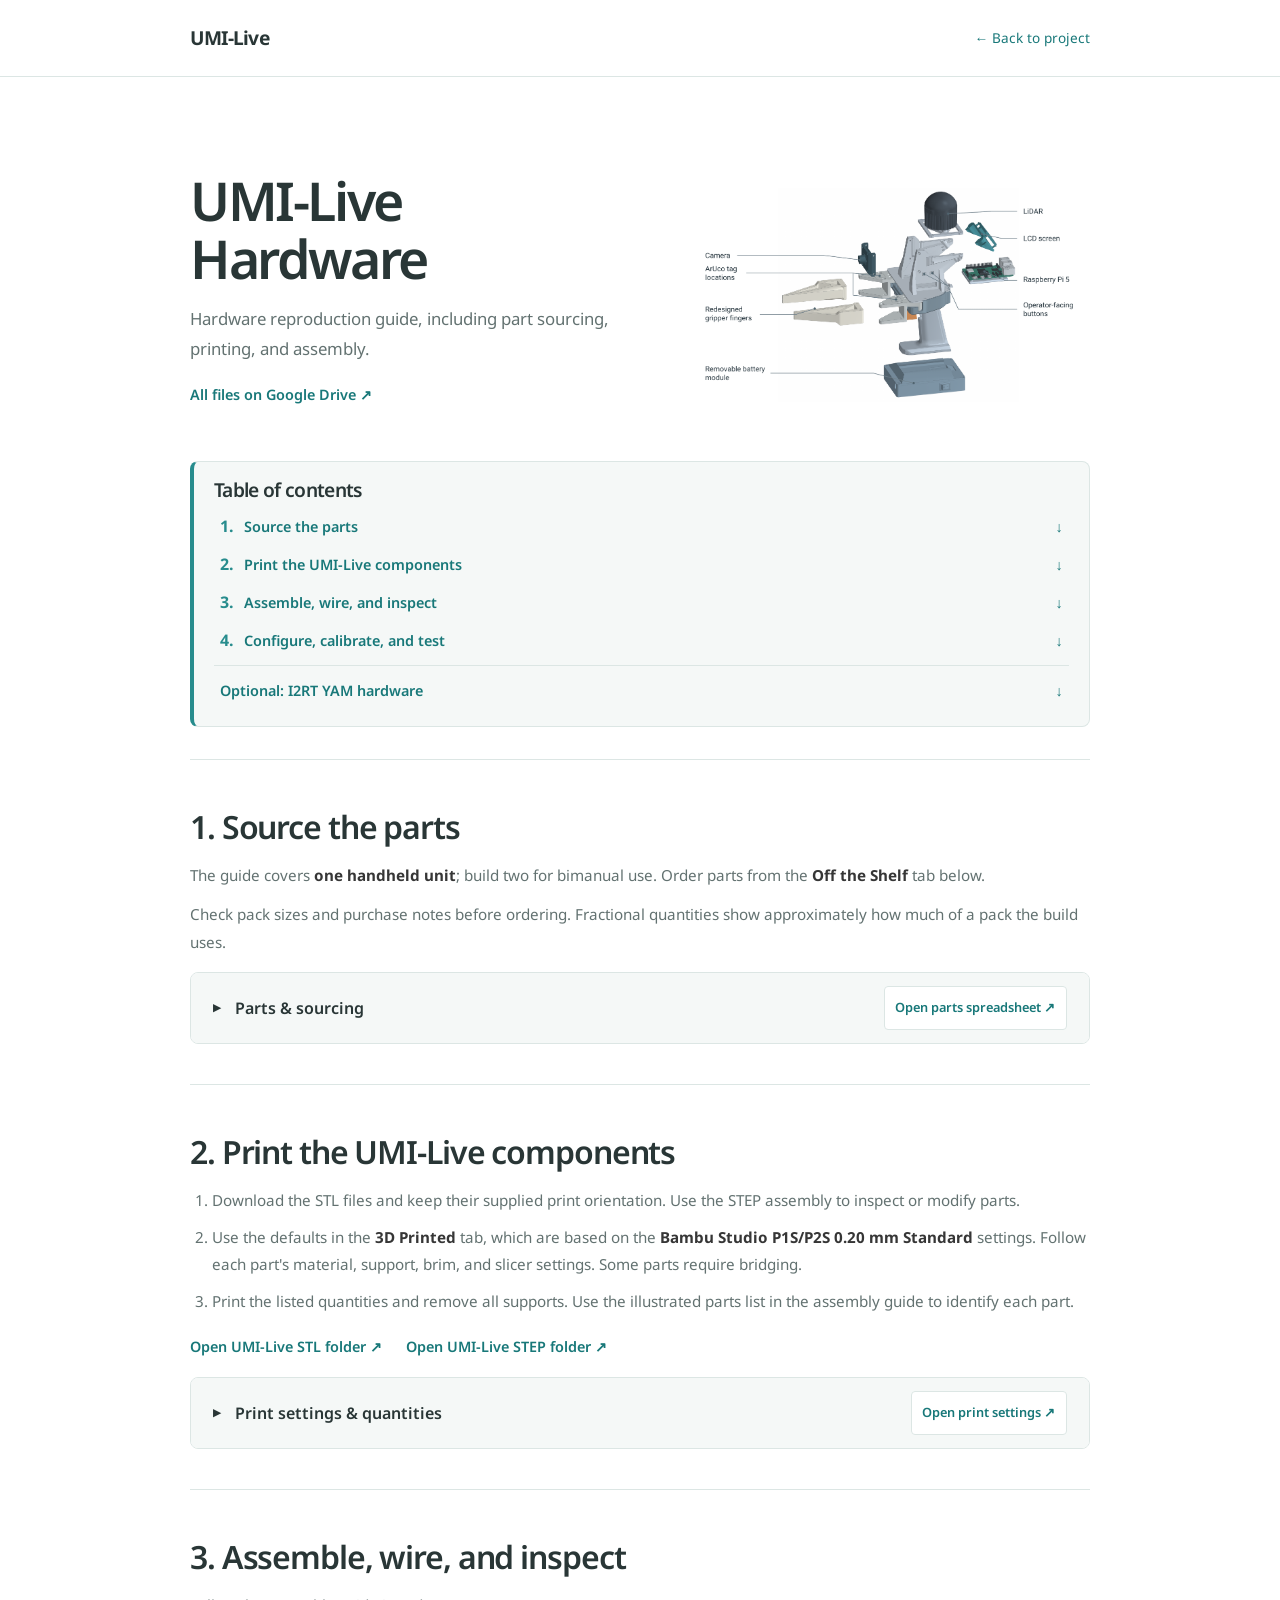
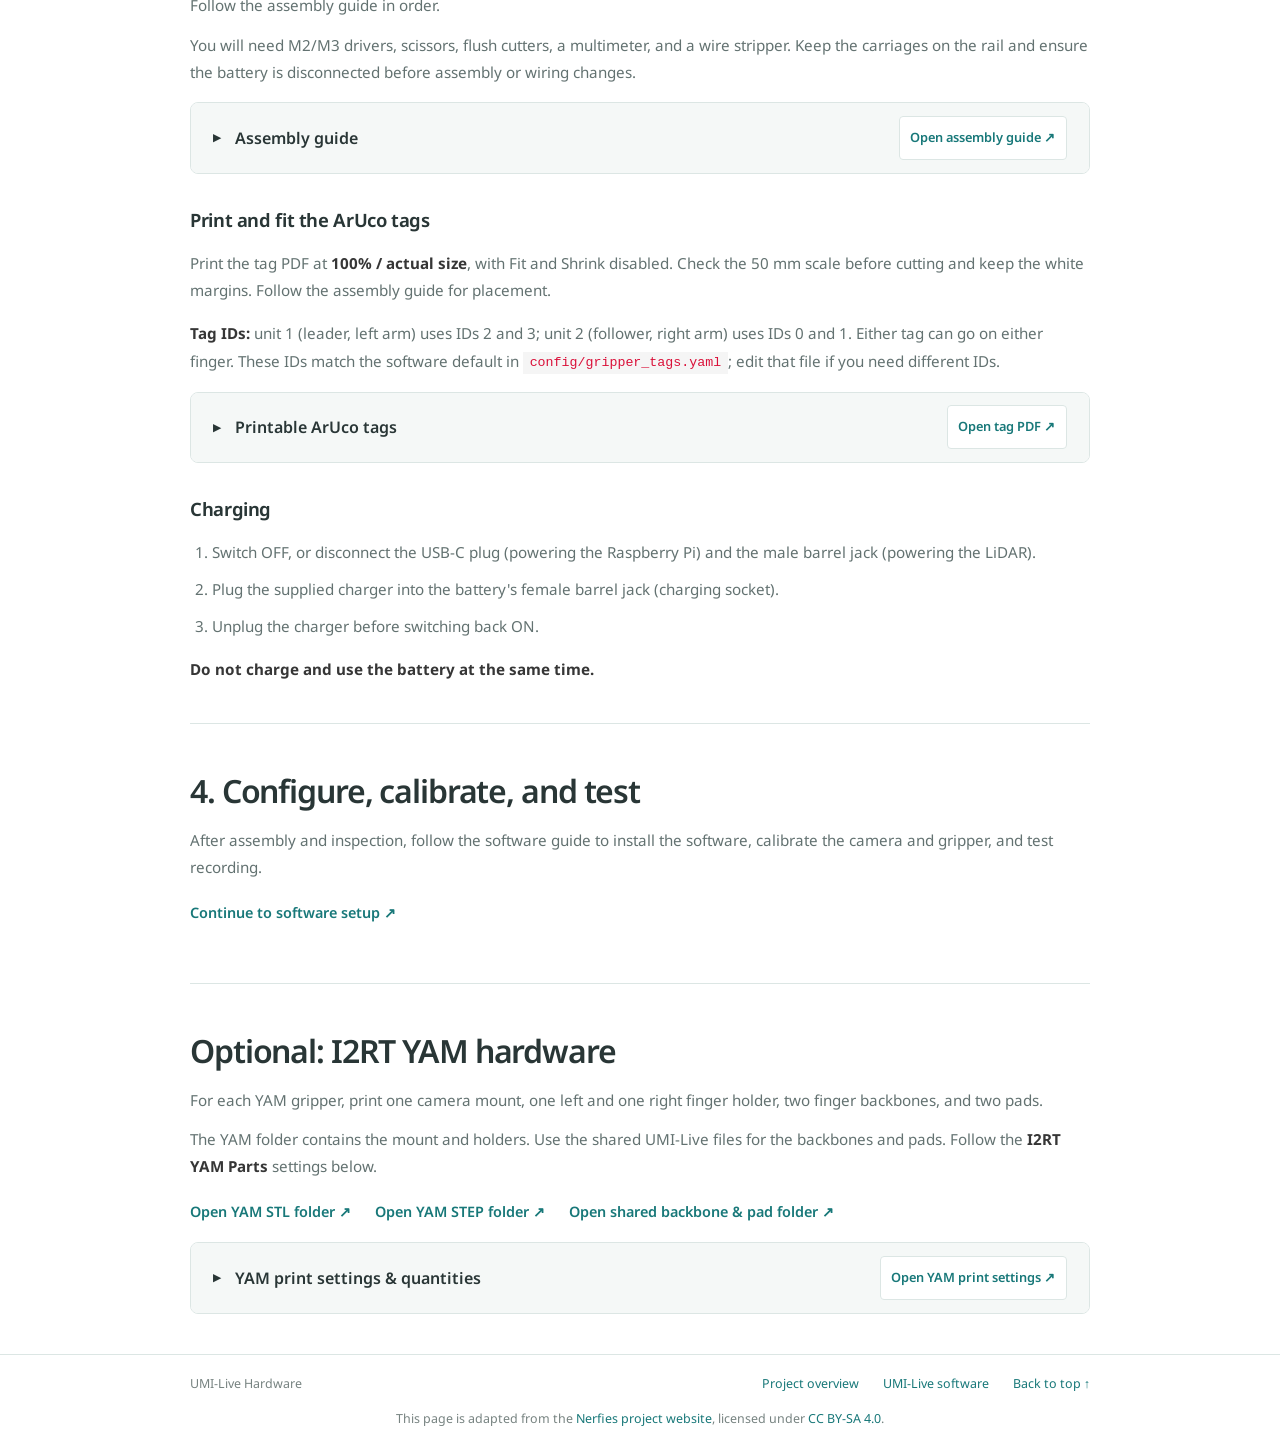
<file: website/hardware.html>
<!DOCTYPE html>
<html lang="en">
<head>
  <meta charset="utf-8">
  <meta name="viewport" content="width=device-width, initial-scale=1">
  <meta name="description" content="UMI-Live hardware reproduction guide: assembly instructions, 3D-printable files, print settings, parts sourcing, wiring, and calibration.">
  <title>UMI-Live Hardware</title>
  <link href="https://fonts.googleapis.com/css?family=Google+Sans|Noto+Sans|Castoro" rel="stylesheet">
  <link rel="stylesheet" href="./static/css/bulma.min.css">
  <link rel="stylesheet" href="./static/css/index.css?v=20261025-copy">
  <link rel="stylesheet" href="./static/css/hardware.css?v=20261029-compact">
  <link rel="icon" type="image/png" href="./static/images/umi-logo.png">
  <script defer src="./static/js/hardware.js?v=20261024-no-zoom"></script>
</head>
<body class="hardware-page">
  <a class="skip-link" href="#main">Skip to content</a>
  <header class="hardware-nav">
    <div class="hardware-container">
      <a class="hardware-brand" href="./index.html">UMI-Live</a>
      <a href="./index.html"><span aria-hidden="true">&larr;</span> Back to project</a>
    </div>
  </header>

  <main id="main">
    <section class="hardware-intro hardware-container" aria-labelledby="page-title">
      <div>
        <h1 id="page-title">UMI-Live Hardware</h1>
        <p class="hardware-lead">Hardware reproduction guide, including part sourcing, printing, and assembly.</p>
        <div class="build-links">
          <a href="https://drive.google.com/drive/folders/1TpTJQBPQSI797XXm9xJsUElVNWArdHAx" target="_blank" rel="noopener noreferrer">All files on Google Drive <span aria-hidden="true">&nearr;</span></a>
        </div>
      </div>
      <figure class="hardware-overview">
        <img draggable="false" src="./static/images/exploded-view.png" alt="Exploded view of a UMI-Live handheld unit, showing its gripper, camera, LiDAR, compute, and battery components" width="1000" height="1000">
      </figure>
    </section>

    <nav class="build-nav hardware-container" id="resources" aria-labelledby="contents-title">
      <h2 id="contents-title">Table of contents</h2>
      <ol>
        <li><a href="#parts">Source the parts <span aria-hidden="true">&darr;</span></a></li>
        <li><a href="#files">Print the UMI-Live components <span aria-hidden="true">&darr;</span></a></li>
        <li><a href="#assembly">Assemble, wire, and inspect <span aria-hidden="true">&darr;</span></a></li>
        <li><a href="#software">Configure, calibrate, and test <span aria-hidden="true">&darr;</span></a></li>
      </ol>
      <p class="build-nav-extra"><a href="#yam">Optional: I2RT YAM hardware <span aria-hidden="true">&darr;</span></a></p>
    </nav>

    <!-- Keep the live source documents beside the build steps they support. -->
    <section class="build-section hardware-container" id="parts" aria-labelledby="parts-title">
      <h2 id="parts-title">1. Source the parts</h2>
      <div class="build-copy">
        <p>The guide covers <strong>one handheld unit</strong>; build two for bimanual use. Order parts from the <strong>Off the Shelf</strong> tab below.</p>
        <p>Check pack sizes and purchase notes before ordering. Fractional quantities show approximately how much of a pack the build uses.</p>
      </div>
      <details class="document-preview" id="parts-preview">
        <summary>
          <span class="preview-title">Parts &amp; sourcing</span>
          <a class="preview-open" href="https://docs.google.com/spreadsheets/d/1lpBRnUCwfG8htZ-RfftRbJUnZEhj3iX3Kp_QXd36MX4/preview?gid=0#gid=0" target="_blank" rel="noopener noreferrer">Open parts spreadsheet &nearr;</a>
        </summary>
        <iframe src="https://docs.google.com/spreadsheets/d/1lpBRnUCwfG8htZ-RfftRbJUnZEhj3iX3Kp_QXd36MX4/preview?gid=0&amp;rm=minimal#gid=0" title="Parts list: Off the Shelf spreadsheet preview" loading="lazy"></iframe>
      </details>
    </section>

    <section class="build-section hardware-container" id="files" aria-labelledby="files-title">
      <h2 id="files-title">2. Print the UMI-Live components</h2>
      <div class="build-copy">
        <ol>
          <li>Download the STL files and keep their supplied print orientation. Use the STEP assembly to inspect or modify parts.</li>
          <li>Use the defaults in the <strong>3D Printed</strong> tab, which are based on the <strong>Bambu Studio P1S/P2S 0.20 mm Standard</strong> settings. Follow each part's material, support, brim, and slicer settings. Some parts require bridging.</li>
          <li>Print the listed quantities and remove all supports. Use the illustrated parts list in the assembly guide to identify each part.</li>
        </ol>
      </div>
      <div class="build-links">
        <a href="https://drive.google.com/drive/folders/1aSERmILqNbNlvU1tP3zWQT07wcUmmdxc" target="_blank" rel="noopener noreferrer">Open UMI-Live STL folder &nearr;</a>
        <a href="https://drive.google.com/drive/folders/1J5adTWDS-Il32CPbCDhqkBn5mkC3Nm9l" target="_blank" rel="noopener noreferrer">Open UMI-Live STEP folder &nearr;</a>
      </div>
      <details class="document-preview" id="printing-preview">
        <summary>
          <span class="preview-title">Print settings &amp; quantities</span>
          <a class="preview-open" href="https://docs.google.com/spreadsheets/d/1lpBRnUCwfG8htZ-RfftRbJUnZEhj3iX3Kp_QXd36MX4/preview?gid=1199623244#gid=1199623244" target="_blank" rel="noopener noreferrer">Open print settings &nearr;</a>
        </summary>
        <iframe src="https://docs.google.com/spreadsheets/d/1lpBRnUCwfG8htZ-RfftRbJUnZEhj3iX3Kp_QXd36MX4/preview?gid=1199623244&amp;rm=minimal#gid=1199623244" title="Print settings: 3D Printed spreadsheet preview" loading="lazy"></iframe>
      </details>
    </section>

    <section class="build-section hardware-container" id="assembly" aria-labelledby="assembly-title">
      <h2 id="assembly-title">3. Assemble, wire, and inspect</h2>
      <div class="build-copy">
        <p>Follow the assembly guide in order.</p>
        <p>You will need M2/M3 drivers, scissors, flush cutters, a multimeter, and a wire stripper. Keep the carriages on the rail and ensure the battery is disconnected before assembly or wiring changes.</p>
      </div>
      <details class="document-preview" id="guide-preview">
        <summary>
          <span class="preview-title">Assembly guide</span>
          <a class="preview-open" href="./static/docs/UMI-Live-Hardware-Instructions-v9.pdf?v=20261030" target="_blank" rel="noopener noreferrer">Open assembly guide &nearr;</a>
        </summary>
        <iframe src="./static/docs/UMI-Live-Hardware-Instructions-v9.pdf?v=20261030" title="UMI-Live Hardware Instructions v9 PDF preview" loading="lazy" allowfullscreen></iframe>
      </details>
      <div class="build-subsection" id="tags">
        <h3>Print and fit the ArUco tags</h3>
        <p>Print the tag PDF at <strong>100% / actual size</strong>, with Fit and Shrink disabled. Check the 50 mm scale before cutting and keep the white margins. Follow the assembly guide for placement.</p>
        <p><strong>Tag IDs:</strong> unit 1 (leader, left arm) uses IDs 2 and 3; unit 2 (follower, right arm) uses IDs 0 and 1. Either tag can go on either finger. These IDs match the software default in <code>config/gripper_tags.yaml</code>; edit that file if you need different IDs.</p>
      <details class="document-preview" id="tags-preview">
        <summary>
          <span class="preview-title">Printable ArUco tags</span>
          <a class="preview-open" href="https://drive.google.com/file/d/19DiKg10A1ViMvCTIxdkUXhvksLtead8F/view" target="_blank" rel="noopener noreferrer">Open tag PDF &nearr;</a>
        </summary>
        <iframe src="https://drive.google.com/file/d/19DiKg10A1ViMvCTIxdkUXhvksLtead8F/preview" title="Printable ArUco tags 0 to 3 PDF preview" loading="lazy" allowfullscreen></iframe>
      </details>
      </div>
      <div class="build-subsection" id="charging">
        <h3>Charging</h3>
        <div class="build-copy">
          <ol>
            <li>Switch OFF, or disconnect the USB-C plug (powering the Raspberry Pi) and the male barrel jack (powering the LiDAR).</li>
            <li>Plug the supplied charger into the battery's female barrel jack (charging socket).</li>
            <li>Unplug the charger before switching back ON.</li>
          </ol>
        </div>
        <p><strong>Do not charge and use the battery at the same time.</strong></p>
      </div>
    </section>

    <section class="build-section hardware-container" id="software" aria-labelledby="software-title">
      <h2 id="software-title">4. Configure, calibrate, and test</h2>
      <div class="build-copy">
        <p>After assembly and inspection, follow the software guide to install the software, calibrate the camera and gripper, and test recording.</p>
      </div>
      <div class="build-links">
        <a href="https://github.com/AfterQuery-Research/umi-live#install" target="_blank" rel="noopener noreferrer">Continue to software setup &nearr;</a>
      </div>
    </section>

    <section class="build-section hardware-container" id="yam" aria-labelledby="yam-title">
      <h2 id="yam-title">Optional: I2RT YAM hardware</h2>
      <div class="build-copy">
        <p>For each YAM gripper, print one camera mount, one left and one right finger holder, two finger backbones, and two pads.</p>
        <p>The YAM folder contains the mount and holders. Use the shared UMI-Live files for the backbones and pads. Follow the <strong>I2RT YAM Parts</strong> settings below.</p>
      </div>
      <div class="build-links">
        <a href="https://drive.google.com/drive/folders/16nqxxOQhA5n1YojcbUWS6ieyay3F7Am8" target="_blank" rel="noopener noreferrer">Open YAM STL folder &nearr;</a>
        <a href="https://drive.google.com/drive/folders/1EYAgEG3YlASO0E8-9rsuuEtYtZreYz7t" target="_blank" rel="noopener noreferrer">Open YAM STEP folder &nearr;</a>
        <a href="https://drive.google.com/drive/folders/1aSERmILqNbNlvU1tP3zWQT07wcUmmdxc" target="_blank" rel="noopener noreferrer">Open shared backbone &amp; pad folder &nearr;</a>
      </div>
      <details class="document-preview yam-preview" id="yam-preview">
        <summary>
          <span class="preview-title">YAM print settings &amp; quantities</span>
          <a class="preview-open" href="https://docs.google.com/spreadsheets/d/1lpBRnUCwfG8htZ-RfftRbJUnZEhj3iX3Kp_QXd36MX4/edit#gid=1199623244&amp;range=A35:F46" target="_blank" rel="noopener noreferrer">Open YAM print settings &nearr;</a>
        </summary>
        <iframe src="https://docs.google.com/spreadsheets/u/0/d/1lpBRnUCwfG8htZ-RfftRbJUnZEhj3iX3Kp_QXd36MX4/preview/sheet?gid=1199623244#1199623244R34" title="YAM print settings: 3D Printed sheet scrolled to I2RT YAM Parts" loading="lazy"></iframe>
      </details>
    </section>

</main>

  <footer class="footer hardware-footer">
    <div class="hardware-container"><p>UMI-Live Hardware</p><nav aria-label="Related links"><a href="./index.html">Project overview</a><a href="https://github.com/AfterQuery-Research/umi-live">UMI-Live software</a><a href="#page-title">Back to top &uarr;</a></nav></div>
    <div class="hardware-container hardware-attribution">
      <p>This page is adapted from the <a href="https://github.com/nerfies/nerfies.github.io">Nerfies project website</a>, licensed under <a href="https://creativecommons.org/licenses/by-sa/4.0/">CC BY-SA 4.0</a>.</p>
    </div>
  </footer>
</body>
</html>
</file>
<file: website/static/css/index.css>
:root {
  --ink: #293636;
  --muted: #637271;
  --teal: #278c8d;
  --line: #dce6e4;
  --wash: #f5f8f7;
  --content-width: 900px;
  --page-gutter: 1.5rem;
  --section-space: 2.5rem;
  --card-gap: 1rem;
}

/* The project page shares one 1200px edge for text, figures and video grids, so nothing sits wider
   or narrower than its neighbours; the hardware guide keeps the narrower reading column. */
.project-page {
  --content-width: 1200px;
}

html {
  scroll-behavior: smooth;
  scroll-padding-top: 2rem;
}

body {
  color: var(--ink);
  font-family: 'Noto Sans', sans-serif;
  -webkit-font-smoothing: antialiased;
}

/* One shared content edge for the project page and hardware guide. */
.site-container,
.hardware-container {
  width: min(var(--content-width), calc(100% - 2 * var(--page-gutter)));
  margin-inline: auto;
}

.project-page a {
  color: #187879;
}

.project-page a:focus-visible {
  outline: 3px solid var(--teal);
  outline-offset: 4px;
}

.publication-header {
  padding-block: 3rem 2rem;
  text-align: center;
}

.publication-title {
  margin: 0 0 1.25rem !important;
  color: var(--ink);
  font-family: 'Google Sans', 'Noto Sans', sans-serif;
  font-size: clamp(2rem, 4.5vw, 3.35rem) !important;
  font-weight: 600;
  letter-spacing: -.045em;
  line-height: 1.08;
}

.section-kicker {
  margin: 0;
  color: var(--teal);
  font-size: .7rem;
  font-weight: 700;
  letter-spacing: .14em;
}

.publication-venue {
  margin: 0 0 1.25rem;
  color: #238636;
  font-size: clamp(1rem, 2vw, 1.2rem);
  line-height: 1.5;
}

.publication-venue strong {
  color: inherit;
}

.publication-authors {
  color: #4d5b5a;
  font-size: .98rem;
  line-height: 1.75;
}

.publication-authors small {
  color: var(--muted);
}

.publication-authors a {
  color: inherit;
  text-decoration-color: #b8d4d1;
  text-underline-offset: .16em;
}

.publication-authors a:hover {
  color: var(--teal);
}

.author-block {
  display: inline-block;
  margin-right: .16rem;
}

.publication-links {
  display: flex;
  flex-wrap: wrap;
  justify-content: center;
  gap: .5rem;
  margin-top: 1.25rem;
}

.publication-links a {
  color: #fff;
  background: var(--ink) !important;
  border: 1px solid var(--ink);
  box-shadow: none;
  transition: background .16s ease;
}

.publication-links a:hover {
  background: var(--teal) !important;
  border-color: var(--teal);
}

/* Sponsor credit: small and muted, part of the header's credits rather than a banner. */
.publication-sponsor {
  margin-top: .9rem;
}

.project-page .publication-sponsor a {
  display: inline-flex;
  align-items: center;
  gap: .55rem;
  color: var(--muted);
  font-size: .8rem;
  text-decoration: none;
}

.publication-sponsor img {
  display: block;
  width: auto;
  height: 18px;
  opacity: .75;
  transition: opacity .16s ease;
}

.publication-sponsor a:hover img {
  opacity: 1;
}

.publication-links .icon img {
  display: block;
  width: 20px;
  height: 20px;
  object-fit: contain;
}

.publication-links .arxiv-icon {
  filter: brightness(0) invert(1);
}

.teaser {
  margin-bottom: var(--section-space);
}

.teaser video,
.exploded-figure img {
  display: block;
  width: 100%;
  height: auto;
}

/* White behind the video so nothing dark shows at its edges while it loads or scales. */
.teaser video {
  background: #fff;
}

.page-section {
  padding-block: var(--section-space);
  border-top: 1px solid var(--line);
}

.section-title {
  margin: 0 0 1.25rem;
  color: var(--ink);
  font-family: 'Google Sans', 'Noto Sans', sans-serif;
  font-size: 1.75rem;
  font-weight: 600;
  letter-spacing: -.035em;
  line-height: 1.2;
}

.section-header,
.dataset-explorer-heading {
  display: flex;
  align-items: baseline;
  justify-content: space-between;
  flex-wrap: wrap;
  gap: .5rem 1rem;
  margin-bottom: 1.25rem;
}

.section-header .section-title {
  margin: 0;
}

.section-header a,
.dataset-explorer-heading a {
  flex-shrink: 0;
  font-size: .85rem;
}

#abstract {
  background: var(--wash);
}

#abstract .content {
  color: #43504f;
  font-size: 1.05rem;
  line-height: 1.8;
}

#abstract .content p:last-child {
  margin-bottom: 0;
}

.exploded-figure {
  margin: 0;
}

.software-processing-copy {
  color: #43504f;
  font-size: 1.05rem;
  line-height: 1.8;
}

.software-processing-copy p + p {
  margin-top: 1rem;
}

.software-processing-figure {
  margin: 1.5rem auto;
}

.software-processing-figure img,
.software-processing-figure video {
  display: block;
  width: 100%;
  height: auto;
  background: #fff;
}

/* The video builds the diagram up module by module; with reduced motion, show the still figure. */
.software-processing-figure img {
  display: none;
}

@media (prefers-reduced-motion: reduce) {
  .software-processing-figure img {
    display: block;
  }

  .software-processing-figure video {
    display: none;
  }
}

.demo-group + .demo-group {
  margin-top: var(--section-space);
}

.demo-group-heading {
  margin-bottom: 1rem;
}

.demo-group-description {
  max-width: var(--content-width);
  margin: 0 0 1.25rem;
  color: #43504f;
  font-size: 1.05rem;
  line-height: 1.7;
}

.teleoperation-intro,
.experiments-intro,
.dataset-intro {
  max-width: var(--content-width);
  margin-inline: auto;
}

.teleoperation-intro .demo-group-description,
.experiments-intro .demo-group-description,
.dataset-intro .demo-group-description {
  max-width: none;
}

.policy-results {
  max-width: 100%;
  overflow-x: auto;
  margin-bottom: .75rem;
}

.policy-results table {
  width: 100%;
  border-collapse: collapse;
  font-size: .9rem;
  text-align: left;
}

.policy-results caption {
  padding-bottom: .75rem;
  color: var(--ink);
  text-align: left;
  font-weight: 600;
}

.policy-results th,
.policy-results td {
  padding: .75rem .6rem;
  border-bottom: 1px solid var(--line);
  vertical-align: top;
}

.policy-results thead th {
  background: var(--wash);
  font-weight: 600;
}

.policy-results tbody th {
  font-weight: 500;
}

.policy-results td:last-child {
  font-variant-numeric: tabular-nums;
  font-weight: 600;
}

.policy-results-note {
  margin: 0 0 1.25rem;
  color: var(--muted);
  font-size: .85rem;
  line-height: 1.6;
}

@media screen and (max-width: 600px) {
  .policy-results table {
    font-size: .8rem;
  }

  .policy-results th,
  .policy-results td {
    padding: .6rem .35rem;
  }
}

.demo-group-heading h3,
.dataset-explorer-heading h3 {
  margin: 0;
  color: var(--ink);
  font-size: 1.15rem;
  font-weight: 600;
  letter-spacing: -.02em;
}

/* Shared spacing, with full-width recordings and three-across demo groups. */
.media-grid {
  display: grid;
  grid-template-columns: repeat(2, minmax(0, 1fr));
  align-items: start;
  gap: var(--card-gap);
}

.media-grid--three {
  grid-template-columns: repeat(3, minmax(0, 1fr));
}

.media-grid--episodes {
  grid-template-columns: 1fr;
}

.media-container {
  width: min(var(--content-width), calc(100% - 2 * var(--page-gutter)));
  margin-inline: auto;
}

.media-container > .section-title,
.media-container > .demo-group-heading,
.media-container > .demo-group > .demo-group-heading {
  max-width: var(--content-width);
  margin-inline: auto;
}

.human-demonstrations {
  margin-bottom: var(--section-space);
}

@media screen and (min-width: 769px) and (max-width: 1199px) {
  .media-grid--three {
    grid-template-columns: repeat(2, minmax(0, 1fr));
  }

  .media-grid--three .video-card:last-child {
    grid-column: 1 / -1;
    width: calc((100% - var(--card-gap)) / 2);
    justify-self: center;
  }
}

.video-card {
  min-width: 0;
  overflow: hidden;
  background: #fff;
  border: 1px solid var(--line);
  border-radius: 8px;
}

.video-card video {
  display: block;
  width: 100%;
  height: auto;
  background: var(--wash);
  object-fit: contain;
}

.video-caption {
  padding: .8rem 1rem;
}

.video-caption h4 {
  margin: 0;
  color: var(--ink);
  font-size: .92rem;
  font-weight: 600;
}

.dataset-explorer {
  width: min(var(--content-width), calc(100% - 2 * var(--page-gutter)));
  margin: var(--section-space) auto 0;
}

.dataset-embed {
  position: relative;
  overflow: hidden;
  background: var(--wash);
  border: 1px solid var(--line);
  border-radius: 8px;
}

.dataset-embed iframe {
  display: block;
  width: 100%;
  height: min(80vh, 800px);
  border: 0;
}

.citation-details pre {
  margin: 0;
  background: var(--wash);
  font-size: .78rem;
}

.footer {
  padding: 1.25rem 0;
  background: #fff;
  border-top: 1px solid var(--line);
  color: #778381;
  font-size: .78rem;
}

.footer p {
  margin: 0;
}

.footer p + p {
  margin-top: .35rem;
}

.footer a {
  color: #476866;
}

@media screen and (max-width: 768px) {
  .media-grid,
  .media-grid--three {
    grid-template-columns: 1fr;
  }
}

@media screen and (max-width: 600px) {
  :root {
    --page-gutter: 1rem;
    --section-space: 2rem;
  }

  .publication-header {
    padding-top: 2rem;
  }

  .publication-links a {
    font-size: .8rem;
  }

  .dataset-embed iframe {
    height: min(75vh, 600px);
  }


}

@media (prefers-reduced-motion: reduce) {
  html {
    scroll-behavior: auto;
  }
}
</file>
<file: website/static/css/hardware.css>
.hardware-page {
  background: #fff;
}

.hardware-page a {
  color: #187879;
}

.hardware-page a:hover {
  color: var(--ink);
  text-decoration: underline;
  text-underline-offset: .2em;
}

.hardware-page a:focus-visible {
  outline: 3px solid var(--teal);
  outline-offset: 5px;
  border-radius: 2px;
}

.skip-link {
  position: absolute;
  left: 1rem;
  top: -5rem;
  z-index: 10;
  padding: .75rem 1rem;
  background: white;
}

.skip-link:focus {
  top: 1rem;
}

.hardware-nav {
  border-bottom: 1px solid var(--line);
}

.hardware-nav > div {
  display: flex;
  align-items: center;
  justify-content: space-between;
  gap: 1rem;
  min-height: 76px;
  font-size: .85rem;
}

.hardware-page .hardware-brand {
  color: var(--ink);
  font-size: 1.2rem;
  font-weight: 700;
  letter-spacing: -.04em;
}

.hardware-intro {
  display: grid;
  grid-template-columns: 1.15fr 1fr;
  align-items: center;
  gap: 3rem;
  padding-block: 3.5rem .5rem;
}

.hardware-intro h1 {
  margin: .75rem 0 1rem;
  font-family: 'Google Sans', 'Noto Sans', sans-serif;
  font-size: clamp(2rem, 4.5vw, 3.35rem);
  font-weight: 600;
  letter-spacing: -.045em;
  line-height: 1.08;
}

.hardware-lead {
  max-width: 36rem;
  color: var(--muted);
  font-size: 1.05rem;
  line-height: 1.8;
}

.hardware-overview {
  margin: 0;
}

.hardware-overview img {
  display: block;
  width: 100%;
  height: 320px;
  object-fit: contain;
}

.hardware-page h2 {
  margin: .5rem 0 0;
  font-family: 'Google Sans', 'Noto Sans', sans-serif;
  font-size: clamp(1.6rem, 3vw, 2rem);
  font-weight: 600;
  letter-spacing: -.035em;
  line-height: 1.2;
}

.document-preview {
  margin-top: 1rem;
  border: 1px solid var(--line);
  border-radius: 8px;
  overflow: hidden;
}

.document-preview summary {
  display: grid;
  grid-template-columns: .65rem minmax(0, 1fr) auto;
  align-items: center;
  gap: .7rem;
  padding: .8rem 1.4rem;
  background: var(--wash);
  cursor: pointer;
  font-size: 1rem;
  font-weight: 600;
  list-style: none;
}

.document-preview summary::-webkit-details-marker {
  display: none;
}

.document-preview summary::before {
  content: '\25B6';
  font-size: .65rem;
}

.document-preview[open] > summary::before {
  transform: rotate(90deg);
}

.document-preview summary:focus-visible {
  outline: 3px solid var(--teal);
  outline-offset: -3px;
}

.preview-open {
  box-sizing: border-box;
  display: inline-flex;
  align-items: center;
  min-height: 44px;
  padding: .35rem .65rem;
  border: 1px solid var(--line);
  border-radius: 4px;
  background: #fff;
  font-size: .8rem;
  font-weight: 600;
  line-height: 1.7;
}

.document-preview iframe {
  display: block;
  width: 100%;
  height: 720px;
  max-height: 85vh;
  border: 0;
  border-top: 1px solid var(--line);
  background: var(--wash);
}

/* Keep the anchored YAM rows in view instead of showing the handheld rows above. */
.document-preview.yam-preview iframe {
  height: 420px;
}

.hardware-footer {
  padding-inline: 0;
}

.hardware-footer > div, .hardware-footer nav {
  display: flex;
  flex-wrap: wrap;
  align-items: center;
  justify-content: space-between;
  gap: 1rem 1.5rem;
}

.hardware-footer .hardware-attribution {
  display: block;
  margin-top: 1rem;
  text-align: center;
}

@media screen and (max-width: 768px) {
  .hardware-intro {
    grid-template-columns: 1fr;
    gap: 1.75rem;
    padding-top: 2.5rem;
  }

  .hardware-overview img {
    height: 260px;
  }

  .document-preview summary {
    grid-template-columns: .65rem minmax(0, 1fr);
  }

  .preview-open {
    grid-column: 2;
    justify-self: start;
  }

  .document-preview iframe {
    height: 580px;
  }

}

@media (prefers-reduced-motion: reduce) {
  html {
    scroll-behavior: auto;
  }

}

.build-nav {
  margin-bottom: 2rem;
  padding: 1rem 1.25rem;
  border: 1px solid var(--line);
  border-left: 4px solid var(--teal);
  border-radius: 8px;
  background: var(--wash);
}

.build-nav h2 {
  margin: 0 0 .4rem;
  font-size: 1.2rem;
}

.build-nav ol {
  margin: 0;
  padding-left: 1.5rem;
  list-style: decimal;
}

.build-nav li::marker {
  color: var(--teal);
  font-weight: 700;
}

.build-nav a {
  display: flex;
  align-items: center;
  justify-content: space-between;
  gap: 1rem;
  min-height: 38px;
  padding: .35rem .4rem;
  border-radius: 4px;
  font-size: .9rem;
  font-weight: 600;
}

.build-nav-extra {
  margin-top: .35rem;
  padding-top: .35rem;
  border-top: 1px solid var(--line);
}

.build-section {
  padding-block: 2.5rem;
  border-top: 1px solid var(--line);
}

.build-section > .section-kicker {
  font-size: .85rem;
}

.build-copy,
.build-subsection > p {
  margin-top: 1rem;
  color: var(--muted);
  font-size: .95rem;
  line-height: 1.8;
}

.build-copy p + p,
.build-copy ul + p {
  margin-top: .75rem;
}

.build-copy ol,
.build-copy ul {
  padding-left: 1.4rem;
}

.build-copy ul {
  list-style: disc;
  margin-top: .75rem;
}

.build-copy code {
  padding: 0;
  background: transparent;
  color: var(--ink);
  font-size: .85em;
  overflow-wrap: anywhere;
}

.build-copy li + li {
  margin-top: .6rem;
}

.build-links {
  display: flex;
  flex-wrap: wrap;
  gap: .7rem 1.5rem;
  margin-block: 1.25rem;
  font-size: .9rem;
  font-weight: 600;
}

.build-subsection {
  margin-top: 2rem;
}

.build-subsection h3 {
  color: var(--ink);
  font-size: 1.15rem;
  font-weight: 650;
  letter-spacing: -.02em;
}
</file>
